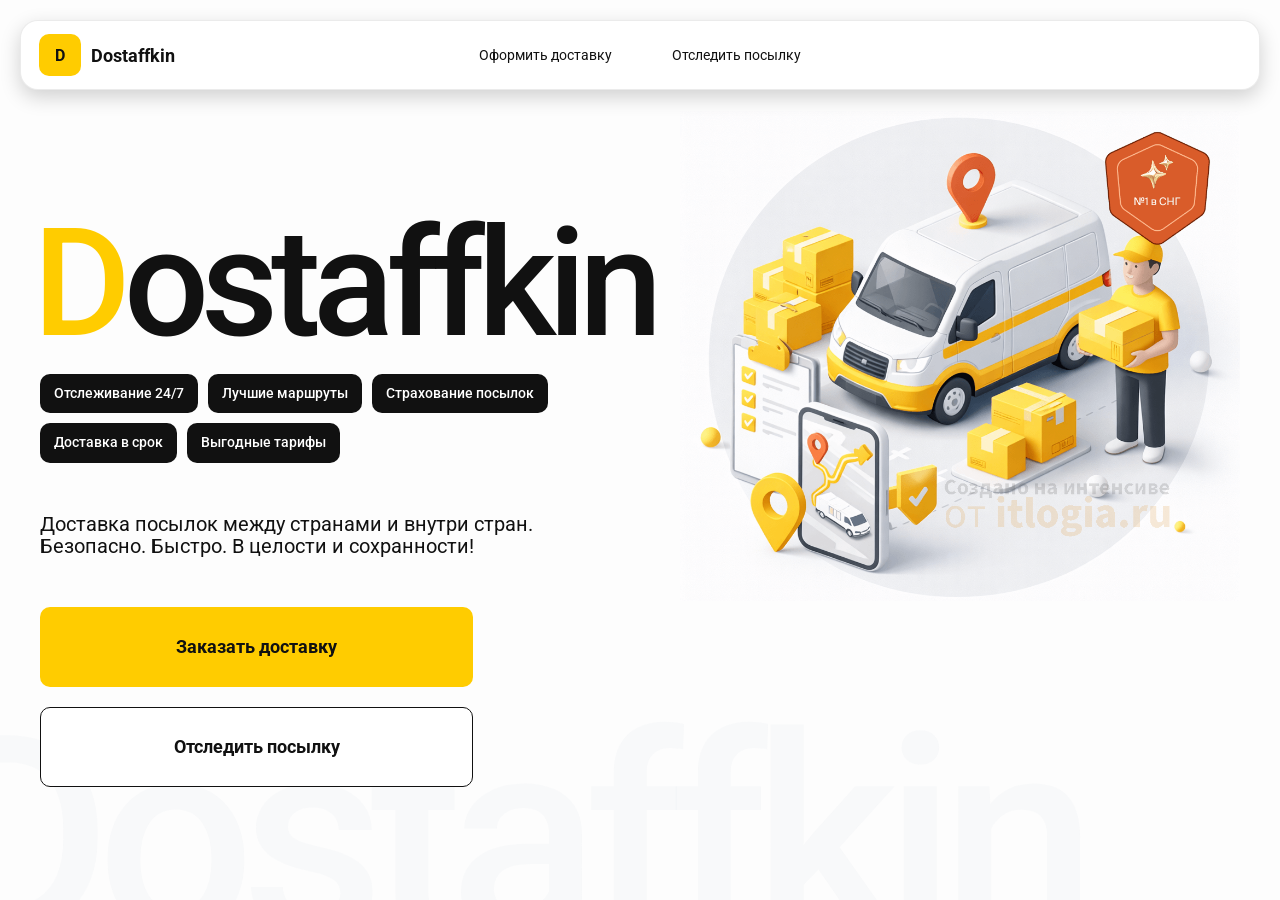
<file: index.html>
<!doctype html>
<html lang="ru">

<head>
    <meta charset="utf-8" />
    <meta name="viewport" content="width=device-width,initial-scale=1,maximum-scale=1,user-scalable=0" />
    <title>Dostaffkin — Доставка посылок между странами и внутри стран. Безопасно. Быстро. В целости и сохранности!
    </title>
    <link href="styles/base.css" rel="stylesheet" />
    <link href="styles/base_adaptive.css" rel="stylesheet" />
    <link href="styles/index.css" rel="stylesheet" />
    <link href="styles/index_adaptive.css" rel="stylesheet" />
</head>

<body>

    <div class="container">
        <header class="header">
            <a class="header-brand" href="#">
                <div class="header-logo">D</div>
                <div class="header-title">Dostaffkin</div>
            </a>
            <nav class="header-menu">
                <a class="header-link" href="./order.html">Оформить <span>доставку</span></a>
                <a class="header-link" href="./track.html">Отследить <span>посылку</span></a>
            </nav>
        </header>
        <main class="main">
            <section class="main-info">
                <div class="main-title">
                    <span>D</span>ostaffkin
                </div>
                <div class="main-features">
                    <div class="main-feature">Отслеживание 24/7</div>
                    <div class="main-feature">Лучшие маршруты</div>
                    <div class="main-feature">Страхование посылок</div>
                    <div class="main-feature">Доставка в срок</div>
                    <div class="main-feature">Выгодные тарифы</div>
                </div>
                <div class="main-description">
                    Доставка посылок между странами и внутри стран.
                    Безопасно. Быстро. В целости и сохранности!
                </div>
                <div class="main-actions">
                    <a class="button" type="button" href="./order.html">Заказать доставку</a>
                    <a class="button button-white" type="button" href="./track.html">Отследить посылку</a>
                </div>
            </section>
            <div class="main-title-ghost">Dostaffkin</div>
            <section class="main-image">
                <img src="images/main-image.png" alt="Main image" />
            </section>
        </main>
    </div>
</body>

</html>
</file>
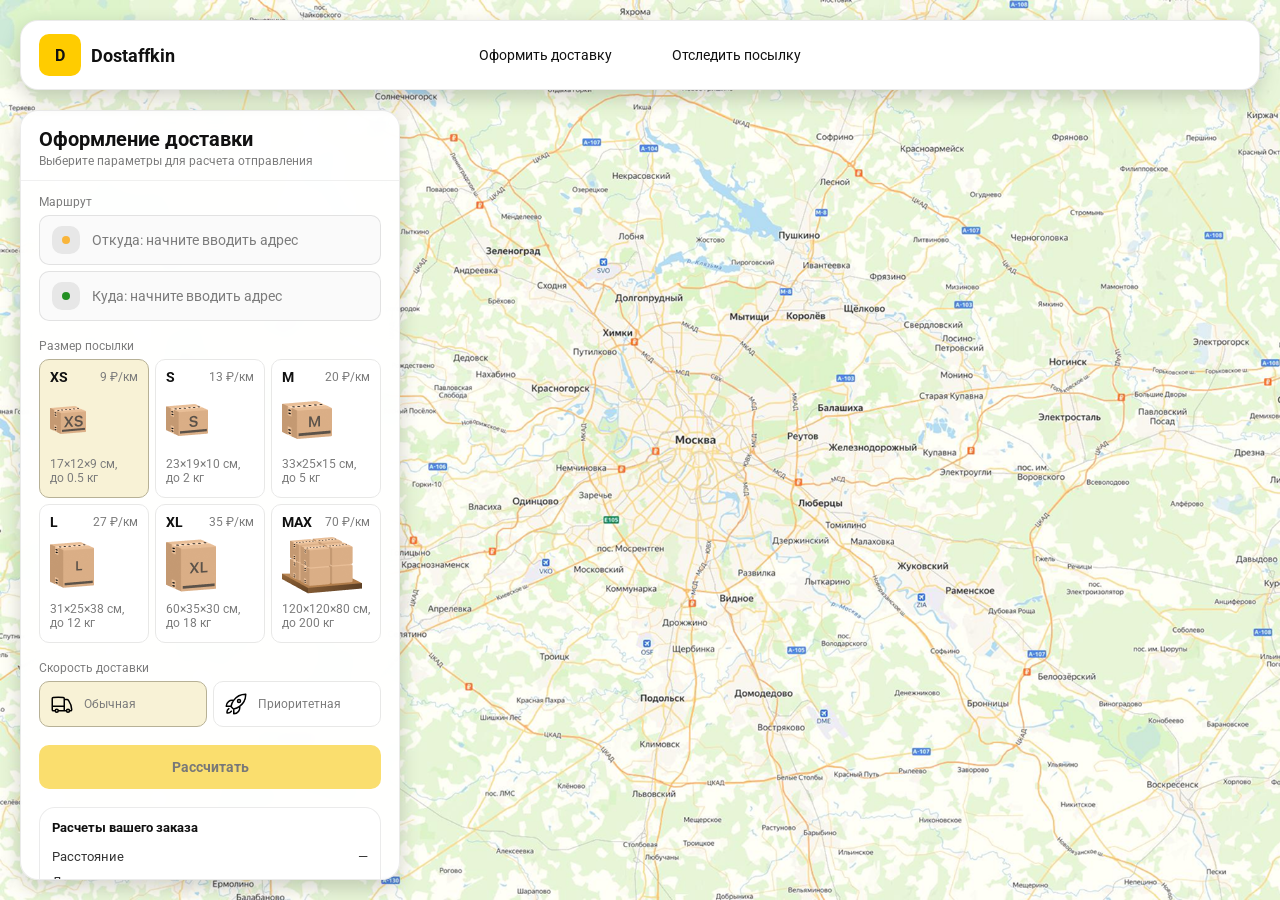
<file: order.html>
<!doctype html>
<html lang="ru">

<head>
    <meta charset="utf-8" />
    <meta name="viewport" content="width=device-width,initial-scale=1,maximum-scale=1,user-scalable=0" />
    <title>Оформление доставки</title>

    <link rel="stylesheet" href="styles/base.css" />
    <link rel="stylesheet" href="styles/base_adaptive.css" />

    <link rel="stylesheet" href="styles/order.css" />
    <link rel="stylesheet" href="styles/order_adaptive.css" />
</head>

<body>

    <div id="map"></div>

    <header class="header">
        <a class="header-brand" href="./index.html">
            <div class="header-logo">D</div>
            <div class="header-title">Dostaffkin</div>
        </a>
        <nav class="header-menu">
            <a class="header-link" href="#">Оформить <span>доставку</span></a>
            <a class="header-link" href="./track.html">Отследить <span>посылку</span></a>
        </nav>
    </header>

    <aside class="main" id="sidebar">
        <div class="main-header">
            <div class="main-title">Оформление доставки</div>
            <div class="main-text">Выберите параметры для расчета отправления</div>
        </div>

        <div class="main-content">
            <div class="main-route">
                <div class="main-block-title">Маршрут</div>
                <div class="main-fields">
                    <div class="main-field" id="fromField">
                        <div class="main-pin"></div>
                        <input id="from" placeholder="Откуда: начните вводить адрес" autocomplete="off" />
                        <div class="main-ac" id="fromAc" role="listbox" aria-label="Подсказки адресов"></div>
                    </div>

                    <div class="main-field" id="toField">
                        <div class="main-pin"></div>
                        <input id="to" placeholder="Куда: начните вводить адрес" autocomplete="off" />
                        <div class="main-ac" id="toAc" role="listbox" aria-label="Подсказки адресов"></div>
                    </div>
                </div>
            </div>
            <div class="main-package">
                <div class="main-block-title">Размер посылки</div>

                <div class="main-sizes">
                    <div class="main-size-card is-active" data-value="xs">
                        <div class="main-size-top">
                            <div class="main-size-label">XS</div>
                            <div class="main-size-rate">9 ₽/км</div>
                        </div>
                        <div class="main-size-media">
                            <img src="images/sizes/xs.png" alt="Короб XS" />
                        </div>
                        <div class="main-size-description">17×12×9 см,<br>до 0.5 кг</div>
                    </div>

                    <div class="main-size-card" data-value="s">
                        <div class="main-size-top">
                            <div class="main-size-label">S</div>
                            <div class="main-size-rate">13 ₽/км</div>
                        </div>
                        <div class="main-size-media">
                            <img src="images/sizes/s.png" alt="Короб S" />
                        </div>
                        <div class="main-size-description">23×19×10 см,<br>до 2 кг</div>
                    </div>

                    <div class="main-size-card" data-value="m">
                        <div class="main-size-top">
                            <div class="main-size-label">M</div>
                            <div class="main-size-rate">20 ₽/км</div>
                        </div>
                        <div class="main-size-media">
                            <img src="images/sizes/m.png" alt="Короб M" />
                        </div>
                        <div class="main-size-description">33×25×15 см,<br>до 5 кг</div>
                    </div>

                    <div class="main-size-card" data-value="l">
                        <div class="main-size-top">
                            <div class="main-size-label">L</div>
                            <div class="main-size-rate">27 ₽/км</div>
                        </div>
                        <div class="main-size-media">
                            <img src="images/sizes/l.png" alt="Короб L" />
                        </div>
                        <div class="main-size-description">31×25×38 см,<br>до 12 кг</div>
                    </div>

                    <div class="main-size-card" data-value="xl">
                        <div class="main-size-top">
                            <div class="main-size-label">XL</div>
                            <div class="main-size-rate">35 ₽/км</div>
                        </div>
                        <div class="main-size-media">
                            <img src="images/sizes/xl.png" alt="Короб XL" />
                        </div>
                        <div class="main-size-description">60×35×30 см,<br>до 18 кг</div>
                    </div>

                    <div class="main-size-card" data-value="max">
                        <div class="main-size-top">
                            <div class="main-size-label">MAX</div>
                            <div class="main-size-rate">70 ₽/км</div>
                        </div>
                        <div class="main-size-media main-size-media-palleta">
                            <img src="images/sizes/max.png" alt="Паллета" />
                        </div>
                        <div class="main-size-description">120×120×80 см,<br>до 200 кг</div>
                    </div>
                </div>
            </div>

            <div class="main-speed">
                <div class="main-block-title">Скорость доставки</div>

                <div class="main-speeds">
                    <div class="main-speed-card is-active" data-value="regular">
                        <img class="main-speed-media" src="images/icons/regular.svg" alt="Regular" />
                        <div class="main-speed-description">Обычная</div>
                    </div>
                    <div class="main-speed-card" data-value="fast">
                        <img class="main-speed-media" src="images/icons/fast.svg" alt="Fast" />
                        <div class="main-speed-description">Приоритетная</div>
                    </div>

                </div>
            </div>

            <div class="main-calculate-block">
                <button id="calc" class="button calculate-button" type="button" disabled>Рассчитать</button>
            </div>
            <div class="main-result" id="result">
                <div class="main-result-title">Расчеты вашего заказа</div>
                <div class="main-result-lines">
                    <div class="main-result-line"><span>Расстояние</span><span id="distanceValue">—</span></div>
                    <div class="main-result-line"><span>Доставим через</span><span id="durationValue">—</span></div>
                    <div class="main-result-line"><span>Тариф</span><span id="rateValue">—</span></div>
                </div>

                <div class="main-price">
                    <div class="main-price-label">Итого</div>
                    <div class="main-price-value" id="totalValue">—</div>
                </div>
            </div>
            <div class="main-order-box">
                <div class="main-order-form" id="orderForm">
                    <div class="main-order-title">Оформление доставки</div>
                    <div class="main-block-info-row">
                        <div class="main-block-title">Контакты</div>
                        <div class="order-fields">
                            <div class="main-field">
                                <input id="customerName" placeholder="Ваше имя" autocomplete="off" />
                            </div>
                            <div class="main-field">
                                <input id="customerPhone" placeholder="Ваш телефон" autocomplete="off"
                                    inputmode="tel" />
                            </div>
                        </div>
                    </div>
                    <div class="main-block-info-row extra-info">
                        <div class="main-block-title">Дополнительная информация</div>
                        <div class="main-field textarea">
                            <textarea id="comment" placeholder="Детали доставки и комментарии"></textarea>
                        </div>
                    </div>
                    <button id="submit" class="button main-submit-request" type="button" disabled>Отправить
                        заявку
                    </button>
                </div>

                <div class="main-order-success" id="orderSuccess">
                    <div class="main-success-icon">✓</div>
                    <div class="main-success-title">Заявка отправлена!</div>
                    <div class="main-success-title">Номер отправления – <span id="orderId"></span></div>
                    <div class="main-success-subtitle">Мы скоро свяжемся с вами</div>
                </div>
            </div>
        </div>
    </aside>
</body>

</html>
</file>
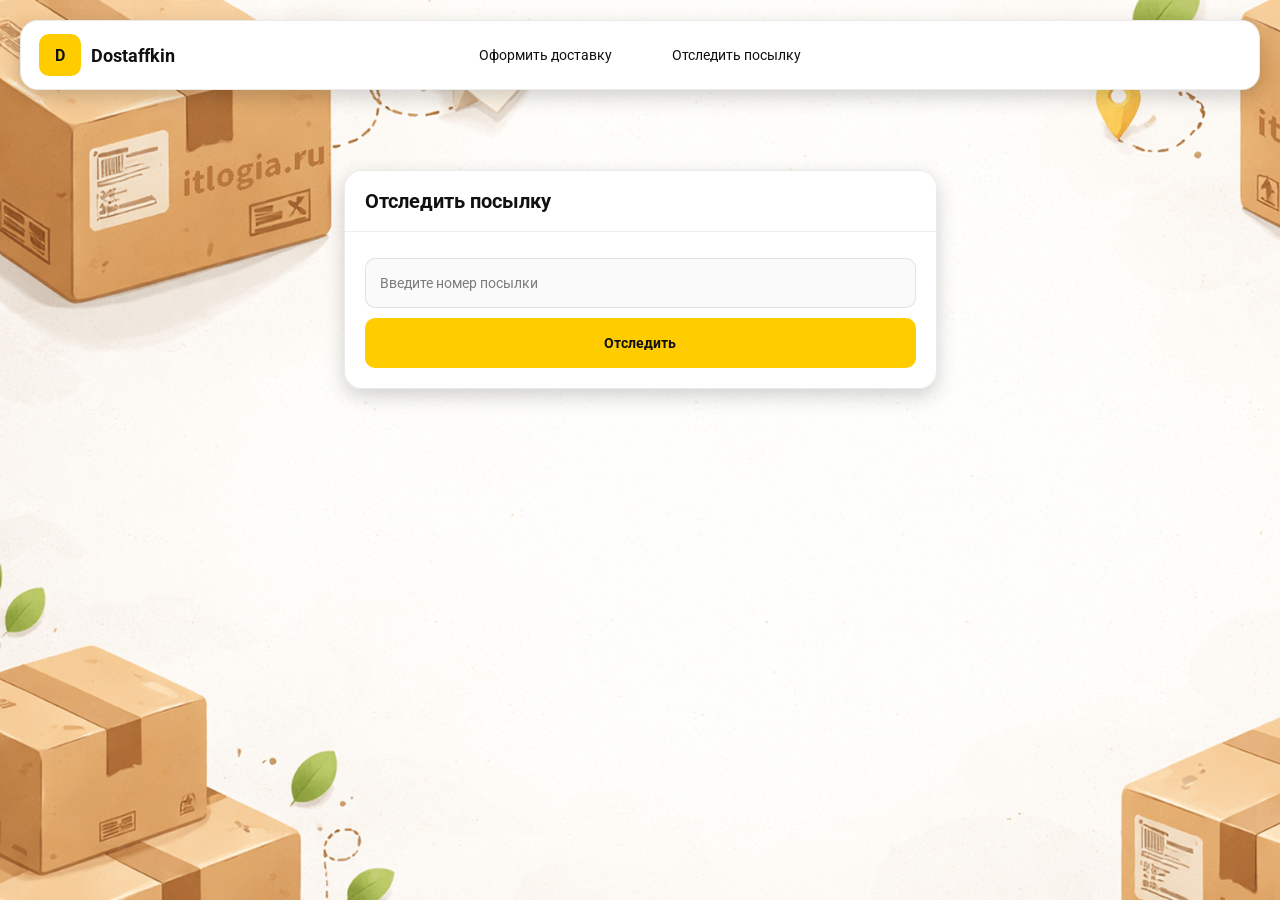
<file: track.html>
<!doctype html>
<html lang="ru">

<head>
    <meta charset="utf-8" />
    <meta name="viewport" content="width=device-width,initial-scale=1,maximum-scale=1,user-scalable=0" />
    <title>Отследить посылку</title>
    <link rel="stylesheet" href="styles/base.css" />
    <link rel="stylesheet" href="styles/base_adaptive.css" />

    <link rel="stylesheet" href="styles/track.css" />
    <link rel="stylesheet" href="styles/track_adaptive.css" />
</head>

<body>
    <div class="container">
        <header class="header">
            <a class="header-brand" href="./index.html">
                <div class="header-logo">D</div>
                <div class="header-title">Dostaffkin</div>
            </a>
            <nav class="header-menu">
                <a class="header-link" href="./order.html">Оформить <span>доставку</span></a>
                <a class="header-link" href="#">Отследить <span>посылку</span></a>
            </nav>
        </header>
        <main class="track-content">
            <section class="track-card track-search">
                <div class="track-title">Отследить посылку</div>
                <div class="track-action">
                    <div class="main-field track-field">
                        <input id="trackNumber" placeholder="Введите номер посылки" autocomplete="off" />
                    </div>
                    <button id="trackButton" class="button track-button" type="button">Отследить</button>
                </div>
            </section>
            <section class="track-card track-result" id="trackResult">
                <div class="track-result-header">
                    <div class="track-id" id="trackIdValue"></div>
                    <div class="track-routes">
                        <div class="track-route">
                            <div class="track-route-pin">
                                <svg xmlns="http://www.w3.org/2000/svg" fill="none" viewBox="0 0 24 24"
                                    stroke-width="1.5" stroke="orange" class="size-6">
                                    <path stroke-linecap="round" stroke-linejoin="round"
                                        d="M15 10.5a3 3 0 1 1-6 0 3 3 0 0 1 6 0Z" />
                                    <path stroke-linecap="round" stroke-linejoin="round"
                                        d="M19.5 10.5c0 7.142-7.5 11.25-7.5 11.25S4.5 17.642 4.5 10.5a7.5 7.5 0 1 1 15 0Z" />
                                </svg>
                            </div>
                            <div class="track-route-address" id="trackFromValue">
                                Откуда: Москва, улица Арбат, 1
                            </div>
                        </div>
                        <div class="track-route track-route-arrow">
                            <svg xmlns="http://www.w3.org/2000/svg" fill="none" viewBox="0 0 24 24" stroke-width="1.5"
                                stroke="currentColor" class="size-6">
                                <path stroke-linecap="round" stroke-linejoin="round"
                                    d="M19.5 13.5 12 21m0 0-7.5-7.5M12 21V3" />
                            </svg>
                        </div>
                        <div class="track-route">
                            <div class="track-route-pin">
                                <svg xmlns="http://www.w3.org/2000/svg" fill="none" viewBox="0 0 24 24"
                                    stroke-width="1.5" stroke="green" class="size-6">
                                    <path stroke-linecap="round" stroke-linejoin="round"
                                        d="M15 10.5a3 3 0 1 1-6 0 3 3 0 0 1 6 0Z" />
                                    <path stroke-linecap="round" stroke-linejoin="round"
                                        d="M19.5 10.5c0 7.142-7.5 11.25-7.5 11.25S4.5 17.642 4.5 10.5a7.5 7.5 0 1 1 15 0Z" />
                                </svg>
                            </div>
                            <div class="track-route-address" id="trackToValue">
                                Куда: Минск, проспект Независимости, 58
                            </div>
                        </div>
                    </div>
                </div>
                <div class="track-info">
                    <div class="track-status-title">Статус данной посылки:</div>
                    <div class="track-status-list" id="trackStatusList">


                        <div class="track-status created">
                            <img src="images/icons/created.svg" class="track-status-icon" alt="Created">
                            <div class="track-status-text">
                                <div class="track-status-text-state">Создан</div>
                                <div class="track-status-text-date">10.01.2026</div>
                            </div>
                        </div>

                        <div class="track-status in-way">
                            <img src="images/icons/in-way.svg" class="track-status-icon" alt="In way">
                            <div class="track-status-text">
                                <div class="track-status-text-state">В пути: Москва</div>
                                <div class="track-status-text-date">18.01.2026</div>
                            </div>
                        </div>

                        <div class="track-status ready">
                            <img src="images/icons/ready.svg" class="track-status-icon" alt="Ready">
                            <div class="track-status-text">
                                <div class="track-status-text-state">Готов к выдаче</div>
                                <div class="track-status-text-date">25.01.2026</div>
                            </div>
                        </div>

                        <div class="track-status done">
                            <img src="images/icons/done.svg" class="track-status-icon" alt="Done">
                            <div class="track-status-text">
                                <div class="track-status-text-state">Вручен</div>
                                <div class="track-status-text-date">27.01.2026</div>
                            </div>
                        </div>

                    </div>
                </div>
            </section>
        </main>

    </div>

</body>

</html>
</file>
<file: styles/base.css>
*,
*::before,
*::after {
    box-sizing: border-box;
}


@font-face {
    font-family: "Roboto";
    src: url("../fonts/Roboto-Regular.ttf");
    font-weight: normal;
}

@font-face {
    font-family: "Roboto";
    src: url("../fonts/Roboto-Bold.ttf");
    font-weight: bold;
}

@font-face {
    font-family: "Roboto";
    src: url("../fonts/Roboto-Medium.ttf");
    font-weight: 500;
}

html,
body {
    margin: 0;
    color: #111111;
    font-family: "Roboto", sans-serif;
}

body {
    background: #FDFDFD;
}

.header {
    border-radius: 18px;
    box-shadow: 0 7px 20px 0 #0000002E;
    backdrop-filter: blur(10px);
    background: #ffffff;
    left: 20px;
    border: 1px solid rgba(0, 0, 0, 0.08);
    position: fixed;
    right: 20px;
    top: 20px;
    padding: 14px 18px;
    height: 70px;
    display: flex;
    align-items: center;
    z-index: 6;
}

.header-brand {
    display: flex;
    align-items: center;
    text-decoration: none;
    gap: 10px;
}

.header-logo {
    width: 42px;
    height: 42px;
    border-radius: 10px;
    background: #FFCC00;
    display: grid;
    place-items: center;
    font-weight: bold;
    color: #111;
}

.header-title {
    font-size: 18px;
    font-weight: bold;
    color: #111111;
    text-decoration: none;
}

.header-menu {
    display: flex;
    align-items: center;
    gap: 60px;
    margin: 0;
    position: absolute;
    left: 50%;
    transform: translateX(-50%);
}

.header-link {
    font-size: 14px;
    color: #111111;
    text-decoration: none;
}

.button {
    border: 0;
    outline: none;
    height: 44px;
    border-radius: 10px;
    font-size: 14px;
    font-weight: bold;
    cursor: pointer;
    font-family: inherit;
    transition: transform .08s ease, opacity .12s ease;
    background: #ffcc00;
    color: #111111;
    text-align: center;
    text-decoration: none;
}

.button:hover {
    background-color: #E5BC19;
}

.button:disabled {
    cursor: not-allowed;
    background-color: #FADE6E;
    color: #787878;
    transform: none;
}

.button.button-white {
    background: #ffffff;
    border: 1px solid #111111;
}

.button.button-white:hover {
    background: rgb(241 241 241);
}

.main-field {
    display: flex;
    align-items: center;
    margin-top: 6px;
    gap: 10px;
    border: 1px solid #1111111A;
    background: #FAFAFA;
    border-radius: 10px;
    padding: 10px 12px;
    position: relative;
    box-sizing: border-box;
    height: 50px;
}

.main-field.textarea {
    height: auto;
}

.main-pin {
    width: 28px;
    height: 28px;
    border-radius: 10px;
    background: rgba(17, 17, 17, 0.08);
    display: grid;
    place-items: center;
    flex: 0 0 auto;
    position: relative;
}

.main-pin::before {
    content: "";
    width: 8px;
    height: 8px;
    border-radius: 999px;
    background: orange;
    opacity: .75;
    display: block;
}

.main-field:last-child .main-pin::before {
    background: green;
    opacity: .85;
}

input, textarea {
    width: 100%;
    border: 0;
    outline: none;
    background: transparent;
    font-size: 14px;
    color: #111111;
    font-family: inherit;
}

textarea {
    resize: vertical;
    min-height: 72px;
    padding: 2px 0;
}

input::placeholder, textarea::placeholder {
    color: #7C7C7C;
}

.main-field:focus-within {
    border-color: rgba(0, 0, 0, 0.20);
    box-shadow: 0 0 0 4px rgba(255, 204, 0, 0.35);
    background: rgba(255, 255, 255, 0.75);
}
</file>
<file: styles/base_adaptive.css>
@media (max-width: 767px) {
    .header {
        left: 10px;
        right: 10px;
        top: 10px;
    }

    .header-link span {
        display: none;
    }

    .header-menu {
        gap: 20px;
        justify-content: flex-start;
        margin: 0 0 0 30px;
        position: static;
        transform: none;
    }
}

@media (max-width: 420px) {
    .header-title {
        display: none;
    }
}

@media (max-width: 374px) {
    .header-menu {
        gap: 10px;
        margin: 0 0 0 10px;
    }
}
</file>
<file: styles/index.css>
.container {
    overflow: hidden;
    min-height: 100vh;
}

.main {
    padding: 111px 40px 40px;
    position: relative;
    display: flex;
}

.main-info {
    max-width: 840px;
    width: 100%;
    position: relative;
}

.main-title {
    margin-top: 98px;
    font-weight: 500;
    font-size: 200px;
    line-height: 1;
    letter-spacing: -0.05em;
    color: #111111;
    left: -15px;
    position: relative;
}

.main-title span {
    color: #ffcc00;
}

.main-features {
    margin-top: 15px;
    display: flex;
    flex-wrap: wrap;
    gap: 10px;
}

.main-feature {
    background: #111111;
    color: #ffffff;
    padding: 12px 14px;
    font-weight: 500;
    font-size: 14px;
    line-height: 1.1;
    border-radius: 10px;
}

.main-description {
    margin-top: 50px;
    max-width: 500px;
    font-size: 20px;
    line-height: 1.1;
    color: #111111;
}

.main-actions {
    margin-top: 50px;
    display: flex;
    flex-direction: column;
    gap: 20px;
}

.main-actions .button {
    height: 80px;
    width: 433px;
    font-size: 18px;
    font-weight: bold;
    place-items: center;
    display: grid;
}

.main-title-ghost {
    position: absolute;
    z-index: -1;
    left: -70px;
    bottom: -150px;
    font-weight: 500;
    font-size: 278px;
    line-height: 1;
    letter-spacing: -0.05em;
    color: #ECEDF04D;
}

.main-image {
    width: 1024px;
    top: 100px;
    z-index: -2;
}

.main-image img {
    width: 100%;
    max-width: 1024px;
    height: auto;
    display: block;
}
</file>
<file: styles/index_adaptive.css>
@media (max-width: 1760px) {
    .main-title {
        font-size: 150px;
        left: -7px;
    }

    .main-info {
        max-width: 640px;
    }
}

@media (max-width: 1200px) {
    .main-info {
        max-width: 540px;
    }

    .main {
        padding: 111px 20px 20px;
    }

    .main-title {
        font-size: 120px;
        left: -4px;
    }

    .main-title-ghost {
        font-size: 220px;
    }
}

@media (max-width: 1024px) {
    .main-title {
        margin-top: 30px;
    }

    .main {
        flex-direction: column-reverse;
    }

    .main-image {
        max-width: 350px;
        position: absolute;
        left: 370px;
        top: 370px;
    }

    .main-info {
        max-width: 100%;
    }

    .main-actions {
        gap: 10px;
    }

    .main-actions .button {
        height: 50px;
        font-size: 14px;
        width: auto;
        max-width: 300px;
    }

    .main-description {
        max-width: 350px;
    }
}

@media (max-width: 570px) {
    .main-title {
        font-size: 88px;
    }

    .main-description {
        max-width: 100%
    }

    .main-actions {
        width: 100%;
    }

    .main-actions .button {
        width: 100%;
        max-width: 100%
    }

    .main-image {
        max-width: 650px;
        position: absolute;
        left: 170px;
        top: 70px;
        opacity: 0.2;
    }
}

@media (max-width: 400px) {
    .main-title {
        font-size: 70px;
    }
}
</file>
<file: styles/order.css>
#map {
    background-image: url("../images/order-bg.png");
    background-size: cover;
    position: fixed;
    inset: 0;
}

.main {
    border-radius: 18px;
    box-shadow: 0 7px 20px 0 #0000002E;
    backdrop-filter: blur(10px);
    background: rgba(255, 255, 255, 0.96);
    left: 20px;
    border: 1px solid rgba(0, 0, 0, 0.08);
    position: fixed;
    top: 110px;
    bottom: 20px;
    width: 380px;
    display: flex;
    flex-direction: column;
    overflow: hidden;
    z-index: 5;
}

.main-header {
    padding: 18px 18px 12px 18px;
    border-bottom: 1px solid rgba(0, 0, 0, 0.06);
    display: flex;
    flex-direction: column;
}

.main-title {
    font-size: 20px;
    line-height: 100%;
    font-weight: bold;
}

.main-text {
    font-size: 12px;
    margin-top: 5px;
    color: #7C7C7C;
}

.main-content {
    padding: 14px 18px 18px 18px;
    overflow: auto;
    scrollbar-width: none;
    display: flex;
    flex-direction: column;
    gap: 18px;
    flex: 1;
}

.main-block-title {
    font-size: 12px;
    color: #7C7C7C;
}

.main-route .main-block-title,
.main-package .main-block-title {
    margin-bottom: 6px;
}

.main-sizes {
    display: grid;
    gap: 6px;
    grid-template-columns: repeat(3, 1fr);
}

.main-size-card {
    border: 1px solid #E8E8E7;
    background: #FFFFFF;
    border-radius: 10px;
    padding: 10px;
    cursor: pointer;
    user-select: none;
    transition: transform .08s ease, border-color .12s ease, background .12s ease;
    min-height: 139px;
}

.main-size-card:hover {
    transform: translateY(-1px);
}

.main-size-card.is-active {
    background-color: #F8F2D6;
    border-color: #B7B196;
}

.main-size-top {
    display: flex;
    align-items: center;
    justify-content: space-between;
}

.main-size-label {
    font-weight: bold;
    font-size: 14px;
    color: #111111;
    line-height: 100%;
}

.main-size-rate {
    font-size: 12px;
    color: #7C7C7C;
    line-height: 100%;
}

.main-size-media {
    margin-top: 8px;
    height: 57px;
}

.main-size-description {
    margin-top: 8px;
    font-size: 12px;
    color: #7C7C7C;
    line-height: 1.2;
}

.calculate-button {
    width: 100%;
}

.main-result {
    border: 1px solid rgba(0, 0, 0, 0.08);
    background: rgba(255, 255, 255, 0.75);
    border-radius: 16px;
    padding: 12px;
    line-height: 1.25;
}

.main-result-title {
    font-weight: bold;
    font-size: 13px;
    color: #111111;
    margin-bottom: 13px;
}

.main-result-lines {
    gap: 8px;
    display: flex;
    flex-direction: column;
}

.main-result-line {
    font-size: 13px;
    color: rgba(17, 17, 17, 0.85);
    display: flex;
    justify-content: space-between;
}

.main-price {
    margin-top: 18px;
    padding-top: 10px;
    border-top: 1px dashed rgba(0, 0, 0, 0.12);
    display: flex;
    align-items: baseline;
    justify-content: space-between;
}

.main-price-label {
    font-size: 12px;
    color: rgba(17, 17, 17, 0.55);
}

.main-price-value {
    font-size: 20px;
    font-weight: bold;
    color: #111111;
    letter-spacing: -0.3px;
}

.main-order-box {
    background: #ffffff;
    border: 1px solid #E8E8E7;
    border-radius: 10px;
    padding: 12px;
}

.main-order-title {
    margin-bottom: 8px;
    font-weight: bold;
    font-size: 14px;
    color: #111111;
}

.main-block-info {
    display: flex;
    flex-direction: column;
    gap: 6px;
}

.order-fields {
    display: grid;
    grid-template-columns: 1fr 1fr;
    column-gap: 10px;
    margin-top: 6px;
}

.main-block-info-row.extra-info {
    display: block;
    margin-top: 13px;
}

.main-submit-request {
    width: 100%;
    margin-top: 6px;
}

.main-order-success {
    display: none;
    text-align: center;
    padding: 22px 12px;
    gap: 12px;
}

.main-order-success.is-visible {
    display: flex;
    flex-direction: column;
    align-items: center;
}

.main-success-icon {
    width: 56px;
    height: 56px;
    border-radius: 50%;
    background: #16a34a;
    color: #ffffff;
    display: grid;
    place-items: center;
    font-size: 30px;
}

.main-success-title {
    font-size: 14px;
    font-weight: bold;
    color: #111111;
}

.main-success-subtitle {
    font-size: 12px;
    color: rgba(17, 17, 17, 0.55);
    line-height: 1.3;
}

.main-speed .main-block-title {
    margin-bottom: 6px;
}

.main-speeds {
    display: grid;
    gap: 6px;
    grid-template-columns: repeat(2, 1fr);
}

.main-speed-card {
    border: 1px solid #E8E8E7;
    background: #FFFFFF;
    border-radius: 10px;
    padding: 10px;
    cursor: pointer;
    user-select: none;
    transition: transform .08s ease, border-color .12s ease, background .12s ease;
    display: flex;
    align-items: center;
    gap: 10px;
}

.main-speed-card:hover {
    transform: translateY(-1px);
}

.main-speed-card.is-active {
    background-color: #F8F2D6;
    border-color: #B7B196;
}

.main-speed-description {
    font-size: 12px;
    color: #7C7C7C;
    line-height: 1.2;
}
</file>
<file: styles/order_adaptive.css>
@media (max-width: 767px) {
    .main {
        left: 10px;
        right: 10px;
        top: 50%;
        bottom: 12px;
        width: auto;
        max-width: none;
    }
}

@media (max-width: 420px) {
    .main-sizes {
        grid-template-columns: repeat(2, 1fr);
    }
}
</file>
<file: styles/track.css>
.container {
    background: #F4F4F4 url("../images/track-bg.png");
    background-size: cover;
    min-height: 100vh;
    padding: 170px 0 50px 0;
}

.track-content {
    width: 593px;
    margin: 0 auto;
}

.track-card {
    width: 100%;
    border-radius: 18px;
    box-shadow: 0 7px 20px 0 #0000002E;
    backdrop-filter: blur(10px);
    background: rgba(255, 255, 255, 0.96);
    border: 1px solid rgba(0, 0, 0, 0.08);
}

.track-title {
    font-size: 20px;
    line-height: 100%;
    font-weight: bold;
    border-bottom: 1px solid #EEEEEE;
    padding: 20px;
}

.track-action {
    padding: 20px;
}

.track-button {
    width: 100%;
    height: 50px;
}

.track-field {
    margin-bottom: 10px;
}

.track-result {
    margin-top: 5px;
    display: none;
}

.track-result.is-visible {
    display: block;
}

.track-result-header {
    font-weight: bold;
    font-size: 14px;
    color: #111111;
    padding: 20px;
    border-bottom: 1px solid #EEEEEE;
}

.track-id {
    margin-bottom: 12px;
    font-size: 20px;
}

.track-routes {
    display: flex;
    flex-direction: column;
    gap: 10px;
    font-weight: normal;
}

.track-route {
    display: flex;
    align-items: center;
    gap: 10px;
}

.track-route-pin {
    width: 24px;
    height: 24px;
    flex-shrink: 0;
}

.track-route-arrow {
    padding: 15px 0;
    width: 24px;
    height: 24px;
}

.track-info {
    padding: 20px;
}

.track-status {
    display: flex;
    align-items: center;
    font-size: 12px;
    gap: 10px;
}

.track-status-title {
    font-size: 14px;
    color: #111111;
    margin-bottom: 20px;
}

.track-status-list {
    display: flex;
    flex-direction: column;
    gap: 15px;
}

.track-status-icon {
    width: 40px;
    height: 40px;
    border-radius: 50%;
    background: rgba(17, 17, 17, 0.08);
    display: grid;
    place-items: center;
    flex: 0 0 auto;
}

.track-status.created .track-status-icon {
    background-color: #F1CB00;
}

.track-status.in-way .track-status-icon {
    background-color: #F08A11;
}

.track-status.ready .track-status-icon {
    background-color: #A35D0A;
}

.track-status.done .track-status-icon {
    background-color: #37C93B;
}

.track-status-text {
    display: flex;
    align-items: center;
    justify-content: space-between;
    color: #111111;
    font-size: 12px;
    flex: 1;
}

.track-status-date {
    color: rgba(17, 17, 17, 0.55);
}
</file>
<file: styles/track_adaptive.css>
@media (max-width: 767px) {
    .container {
        padding: 130px 0 50px 0;
    }

    .track-content {
        width: 100%;
        padding-left: 10px;
        padding-right: 10px;
    }

    .track-result-header {
        padding: 20px;
    }
}
</file>
